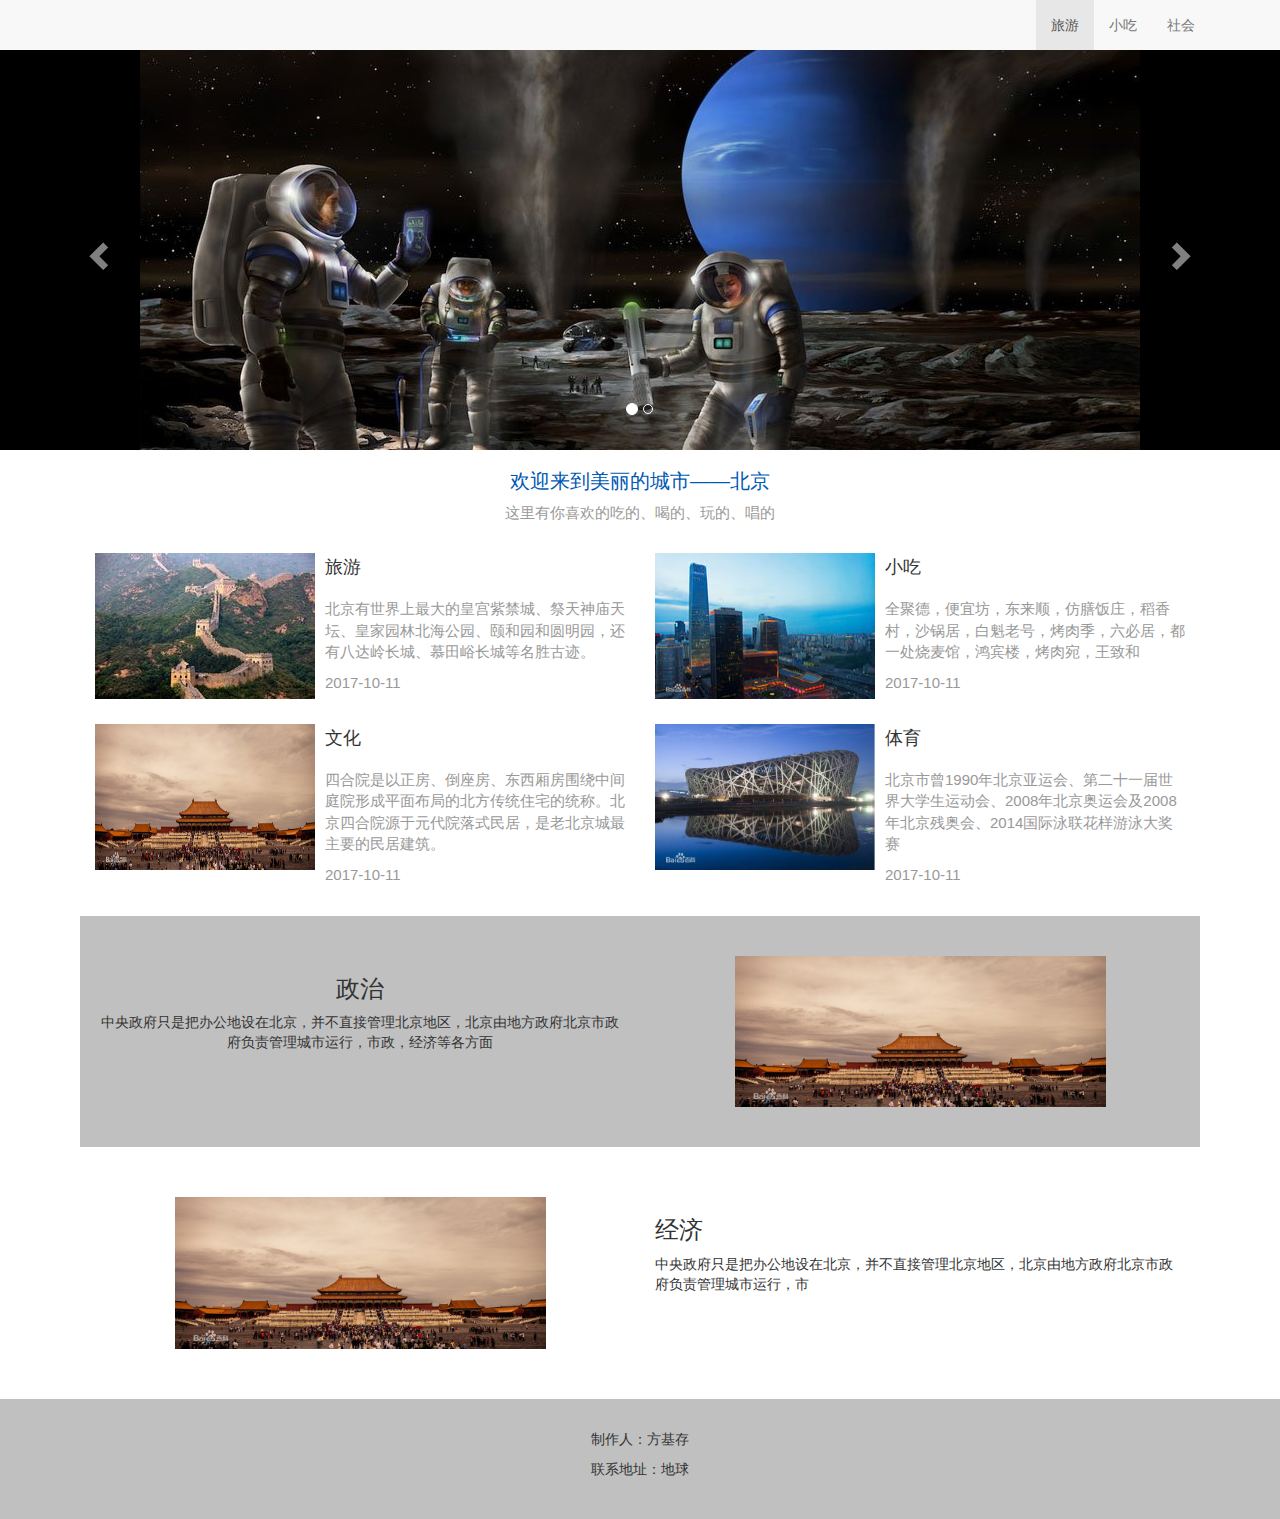
<file: index.html>
﻿<!DOCTYPE html>
<html>
	<head>
		<meta charset="UTF-8">
		<title>旅游引领生活</title>
		<script src="js/jquery-3.2.1.js"></script>
		<script src="js/bootstrap.js"></script>
		<link rel="stylesheet" href="css/bootstrap.css"/>
		<link rel="stylesheet" href="css/shouye.css"/>
                <link rel="shortcut icon" href="image/w.ico" type="image/x-icon"/>
<style></style>	
	</head>
	<body>
		<div class="navbar-default">
			<div class="container">
				<div class="navbar-header">
					<a href="#" class="navbar-brand padding_logo">
						
					</a>
					<button class="navbar-toggle" data-toggle="collapse" data-target="#collapse">
						<span class="icon-bar"></span>
						<span class="icon-bar"></span>
						<span class="icon-bar"></span>
					</button>
				</div>
				<div class="collapse navbar-collapse" id="collapse">
						<ul class="nav navbar-nav navbar-right">
							<li class="active"><a href="#lvyou">旅游</a></li>
							<li><a href="#xiaochi.html">小吃</a></li>
							<li><a href="#shehui.html">社会</a></li>
						</ul>
				</div>
				
			</div>
		</div>
		
		
		<div class="carousel slide" id="myCarousel">
			<ul class="carousel-indicators">
				<li class="active" data-slide-to="0" data-target="#myCarousel"></li>
				<li data-slide-to="1" data-target="#myCarousel"></li>
			</ul>
			<div class="carousel-inner carousel-img">
				<div class="item active">
					<img src="image/d.jpg"/>
				</div>
				<div class="item">
					<img src="image/c.jpg"/>
				</div>
			</div>
			<a href="#myCarousel" data-slide = "prev" class="carousel-control left">
				<span class="glyphicon glyphicon-chevron-left"></span>
			</a>
			<a href="#myCarousel" data-slide = "next" class="carousel-control right">
				<span class="glyphicon glyphicon-chevron-right"></span>
			</a>
		</div>
		<!--<script type="text/javascript">
			$(function(){
				$("#myCarousel").carousel({
					interval:2000
				})
			})
		</script>-->
		
		<div class="container tab-1 text-center">
			<h2>欢迎来到美丽的城市——北京</h2>
			<p>这里有你喜欢的吃的、喝的、玩的、唱的</p>
			
			<div class="row">
				<div class="col-md-6 col-sm-6">
					<div class="media">
					  <div class="media-left">
					    <a href="#lvyou">
					      <img class="media-object" src="image/changcheng.jpg">
					    </a>
					  </div>
					  <div class="media-body">
					    <h4 class="media-heading" id="lyou">旅游</h4>
					    <p>北京有世界上最大的皇宫紫禁城、祭天神庙天坛、皇家园林北海公园、颐和园和圆明园，还有八达岭长城、慕田峪长城等名胜古迹。</p>
					  	<p>2017-10-11</p>
					  </div>
					</div>
				</div>
				<div class="col-md-6 col-sm-6">
					<div class="media">
					  <div class="media-left">
					    <a href="#">
					      <img class="media-object" src="image/beijing.jpg">
					    </a>
					  </div>
					  <div class="media-body">
					    <h4 class="media-heading" id="xiaochi">小吃</h4>
					    <p>全聚德，便宜坊，东来顺，仿膳饭庄，稻香村，沙锅居，白魁老号，烤肉季，六必居，都一处烧麦馆，鸿宾楼，烤肉宛，王致和</p>
					  	<p>2017-10-11</p>
					  </div>
					</div>
				</div>
				<div class="col-md-6 col-sm-6">
					<div class="media">
					  <div class="media-left">
					    <a href="#">
					      <img class="media-object" src="image/tiananmen.jpg">
					    </a>
					  </div>
					  <div class="media-body">
					    <h4 class="media-heading" id="shehui">文化</h4>
					    <p>四合院是以正房、倒座房、东西厢房围绕中间庭院形成平面布局的北方传统住宅的统称。北京四合院源于元代院落式民居，是老北京城最主要的民居建筑。</p>
					  	<p>2017-10-11</p>
					  </div>
					</div>
				</div>
				<div class="col-md-6 col-sm-6">
					<div class="media">
					  <div class="media-left">
					    <a href="#">
					      <img class="media-object" src="image/niaochao.jpg">
					    </a>
					  </div>
					  <div class="media-body">
					    <h4 class="media-heading">体育</h4>
					    <p>北京市曾1990年北京亚运会、第二十一届世界大学生运动会、2008年北京奥运会及2008年北京残奥会、2014国际泳联花样游泳大奖赛</p>
					  	<p>2017-10-11</p>
					  </div>
					</div>
				</div>
			</div>
		</div>
		
		<div class="container pic_shuoming">
			<div class="row text-center bg-color">
				<div class="col-lg-6 col-sm-6 col-md-6 col-lg-push-6">
					<img src="image/tiananmen.jpg" class="img-responsive center-block"/>
				</div>
				<div class="col-lg-6 col-sm-6 col-md-6  col-lg-pull-6">
					<h3>政治</h3>
					<p>中央政府只是把办公地设在北京，并不直接管理北京地区，北京由地方政府北京市政府负责管理城市运行，市政，经济等各方面</p>
				</div>
				
			</div>
			<div class="row">
				<div class="col-lg-6 col-sm-6 col-md-6">
					<img src="image/tiananmen.jpg"  class="img-responsive center-block"/>
				</div>
				<div class="col-lg-6 col-sm-6 col-md-6">
					<h3>经济</h3>
					<p>中央政府只是把办公地设在北京，并不直接管理北京地区，北京由地方政府北京市政府负责管理城市运行，市</p>
				</div>
			</div>
		</div>
		
		<div class="footer text-center">
			<p>制作人：方基存</p>
			<p>联系地址：地球</p>
		</div>
		
	</body>
</html>
</file>
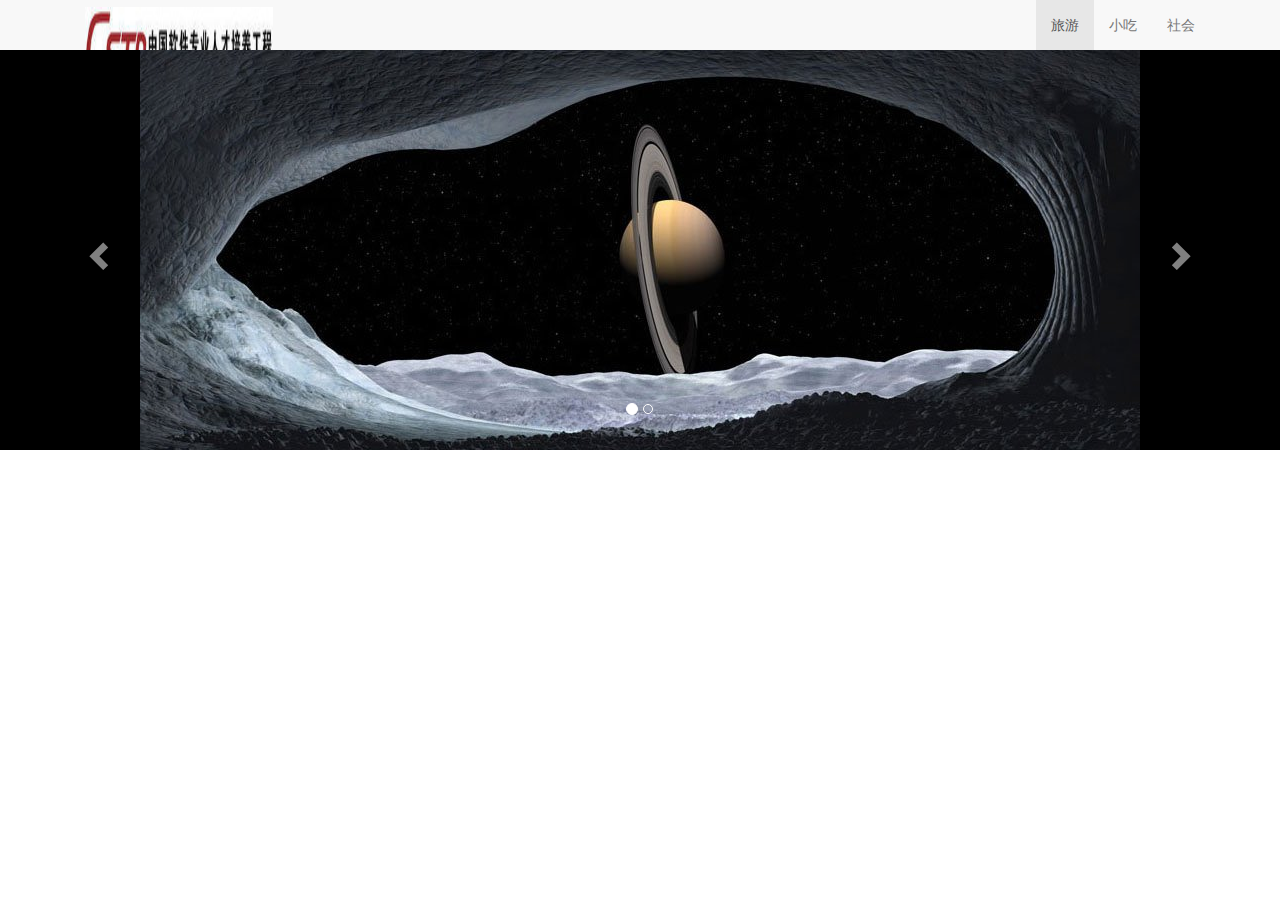
<file: anliindex.html>
<!DOCTYPE html>
<html>
	<head>
		<meta charset="UTF-8">
		<title></title>
		<script src="js/jquery-3.2.1.js" type="text/javascript" charset="utf-8"></script>
		<script src="js/bootstrap.min.js" type="text/javascript" charset="utf-8"></script>
		<link rel="stylesheet" type="text/css" href="css/bootstrap.min.css"/>
		<link rel="stylesheet" type="text/css" href="css/shouye.css"/>
	</head>
	<body>
		<div class="navbar-default">
			<div class="container">
				<div class="navbar-header">
					<a href="#" class="navbar-brand padding_logo">
						<img src="image/logo.jpg"/>
					</a>
					<button class="navbar-toggle" data-toggle="collapse" data-target="#collapse">
						<span class="icon-bar"></span>
						<span class="icon-bar"></span>
						<span class="icon-bar"></span>
					</button>
				</div>
				<div class="collapse navbar-collapse" id="collapse">
					<ul class="nav navbar-nav navbar-right">
						<li class="active"><a href="anliindex.html">旅游</a></li>
						<li><a href="xiaochi.html">小吃</a></li>
						<li><a href="shehui.html">社会</a></li>
					</ul>
				</div>
			</div>
		</div>
		
		<div class="carousel slide" id="myCarousel">
			<ul class="carousel-indicators">
				<li class="active" data-slide-to="0" data-target="#myCarousel"></li>
				<li data-slide-to="1" data-target="#myCarousel"></li>
			</ul>
			<div class="carousel-inner carousel-img">
				<div class="item active">
					<img src="image/c.jpg"/>
				</div>
				<div class="item">
					<img src="image/d.jpg"/>
				</div>
			</div>
			<a href="#myCarousel" data-slide="prev" class="carousel-control left">
				<span class="glyphicon glyphicon-chevron-left"></span>
			</a>
			<a href="#myCarousel" data-slide="next" class="carousel-control right">
				<span class="glyphicon glyphicon-chevron-right"></span>
			</a>
		</div>
	</body>
</html>
</file>
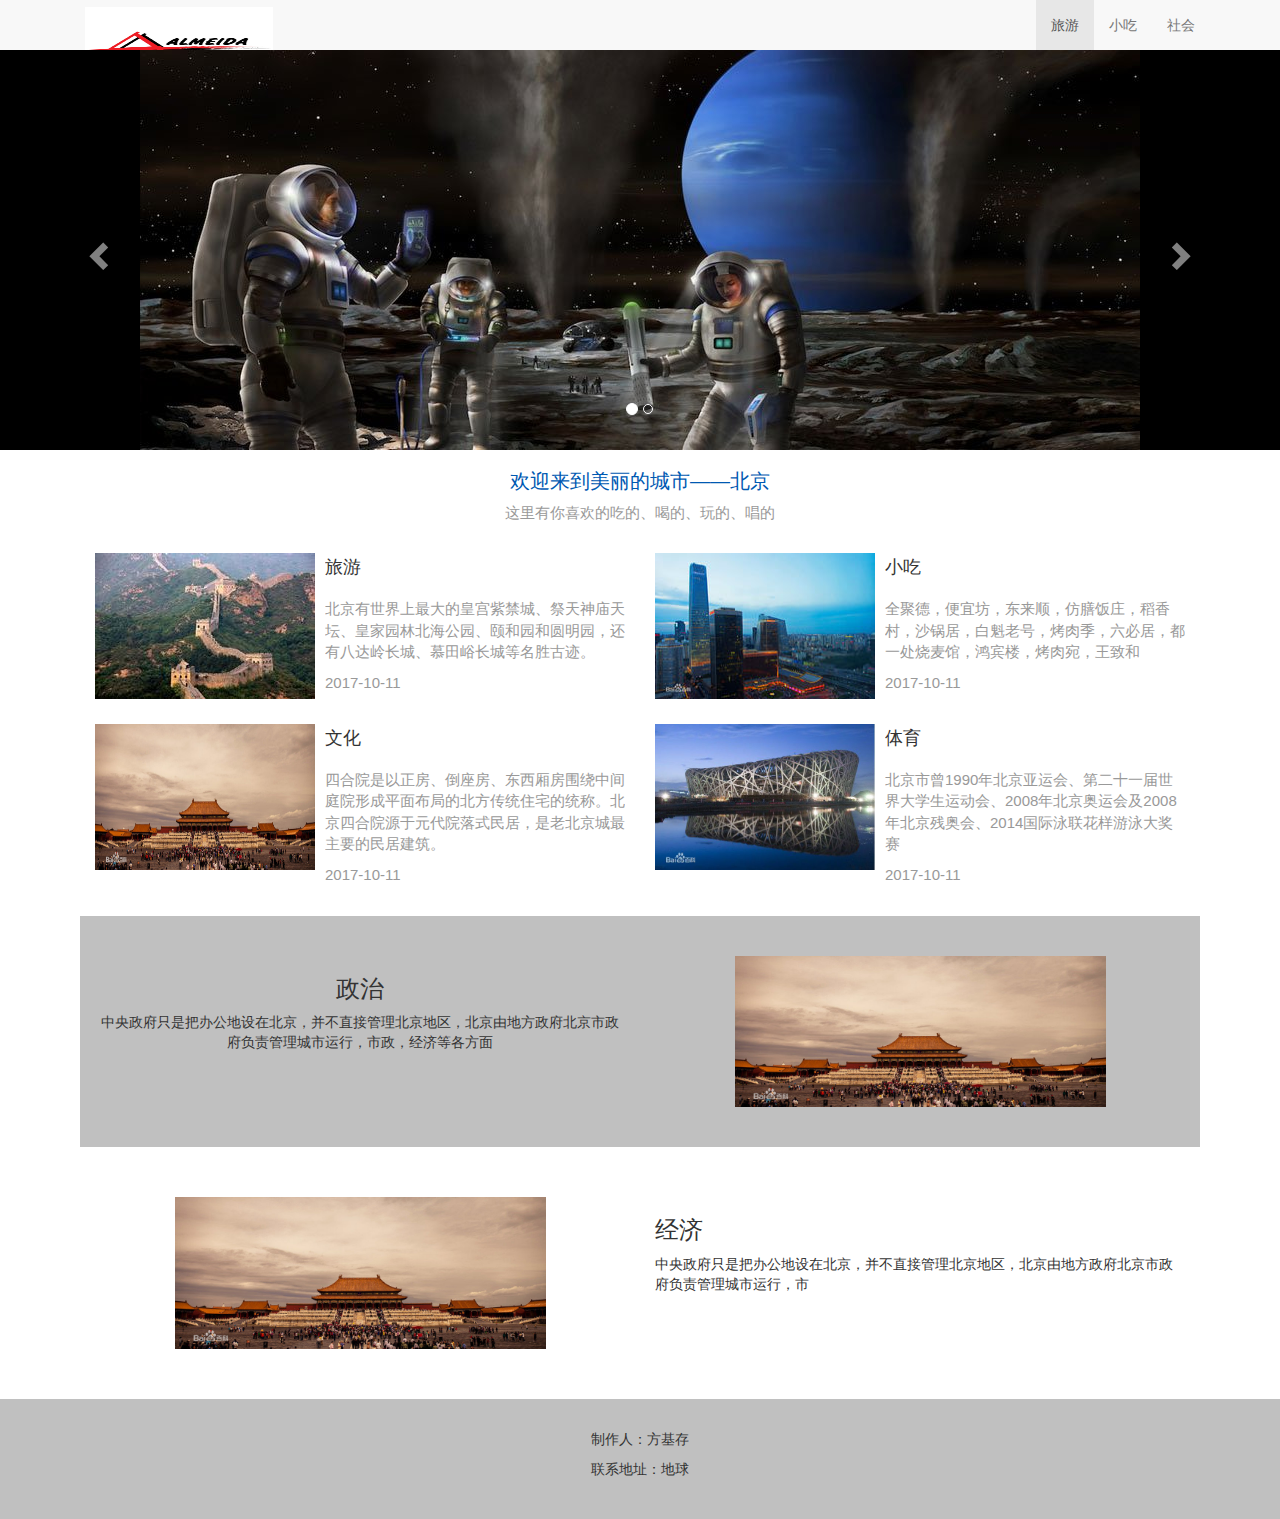
<file: 首页.html>
﻿<!DOCTYPE html>
<html>
	<head>
		<meta charset="UTF-8">
		<title></title>
		<script src="js/jquery-3.2.1.js"></script>
		<script src="js/bootstrap.js"></script>
		<link rel="stylesheet" href="css/bootstrap.css"/>
		<link rel="stylesheet" href="css/shouye.css"/>
<style></style>	
	</head>
	<body>
		<div class="navbar-default">
			<div class="container">
				<div class="navbar-header">
					<a href="#" class="navbar-brand padding_logo">
						<img src="image/1.jpg"/>
					</a>
					<button class="navbar-toggle" data-toggle="collapse" data-target="#collapse">
						<span class="icon-bar"></span>
						<span class="icon-bar"></span>
						<span class="icon-bar"></span>
					</button>
				</div>
				<div class="collapse navbar-collapse" id="collapse">
						<ul class="nav navbar-nav navbar-right">
							<li class="active"><a href="#lvyou">旅游</a></li>
							<li><a href="#xiaochi.html">小吃</a></li>
							<li><a href="#shehui.html">社会</a></li>
						</ul>
				</div>
				
			</div>
		</div>
		
		
		<div class="carousel slide" id="myCarousel">
			<ul class="carousel-indicators">
				<li class="active" data-slide-to="0" data-target="#myCarousel"></li>
				<li data-slide-to="1" data-target="#myCarousel"></li>
			</ul>
			<div class="carousel-inner carousel-img">
				<div class="item active">
					<img src="image/d.jpg"/>
				</div>
				<div class="item">
					<img src="image/c.jpg"/>
				</div>
			</div>
			<a href="#myCarousel" data-slide = "prev" class="carousel-control left">
				<span class="glyphicon glyphicon-chevron-left"></span>
			</a>
			<a href="#myCarousel" data-slide = "next" class="carousel-control right">
				<span class="glyphicon glyphicon-chevron-right"></span>
			</a>
		</div>
		<!--<script type="text/javascript">
			$(function(){
				$("#myCarousel").carousel({
					interval:2000
				})
			})
		</script>-->
		
		<div class="container tab-1 text-center">
			<h2>欢迎来到美丽的城市——北京</h2>
			<p>这里有你喜欢的吃的、喝的、玩的、唱的</p>
			
			<div class="row">
				<div class="col-md-6 col-sm-6">
					<div class="media">
					  <div class="media-left">
					    <a href="#lvyou">
					      <img class="media-object" src="image/changcheng.jpg">
					    </a>
					  </div>
					  <div class="media-body">
					    <h4 class="media-heading" id="lyou">旅游</h4>
					    <p>北京有世界上最大的皇宫紫禁城、祭天神庙天坛、皇家园林北海公园、颐和园和圆明园，还有八达岭长城、慕田峪长城等名胜古迹。</p>
					  	<p>2017-10-11</p>
					  </div>
					</div>
				</div>
				<div class="col-md-6 col-sm-6">
					<div class="media">
					  <div class="media-left">
					    <a href="#">
					      <img class="media-object" src="image/beijing.jpg">
					    </a>
					  </div>
					  <div class="media-body">
					    <h4 class="media-heading" id="xiaochi">小吃</h4>
					    <p>全聚德，便宜坊，东来顺，仿膳饭庄，稻香村，沙锅居，白魁老号，烤肉季，六必居，都一处烧麦馆，鸿宾楼，烤肉宛，王致和</p>
					  	<p>2017-10-11</p>
					  </div>
					</div>
				</div>
				<div class="col-md-6 col-sm-6">
					<div class="media">
					  <div class="media-left">
					    <a href="#">
					      <img class="media-object" src="image/tiananmen.jpg">
					    </a>
					  </div>
					  <div class="media-body">
					    <h4 class="media-heading" id="shehui">文化</h4>
					    <p>四合院是以正房、倒座房、东西厢房围绕中间庭院形成平面布局的北方传统住宅的统称。北京四合院源于元代院落式民居，是老北京城最主要的民居建筑。</p>
					  	<p>2017-10-11</p>
					  </div>
					</div>
				</div>
				<div class="col-md-6 col-sm-6">
					<div class="media">
					  <div class="media-left">
					    <a href="#">
					      <img class="media-object" src="image/niaochao.jpg">
					    </a>
					  </div>
					  <div class="media-body">
					    <h4 class="media-heading">体育</h4>
					    <p>北京市曾1990年北京亚运会、第二十一届世界大学生运动会、2008年北京奥运会及2008年北京残奥会、2014国际泳联花样游泳大奖赛</p>
					  	<p>2017-10-11</p>
					  </div>
					</div>
				</div>
			</div>
		</div>
		
		<div class="container pic_shuoming">
			<div class="row text-center bg-color">
				<div class="col-lg-6 col-sm-6 col-md-6 col-lg-push-6">
					<img src="image/tiananmen.jpg" class="img-responsive center-block"/>
				</div>
				<div class="col-lg-6 col-sm-6 col-md-6  col-lg-pull-6">
					<h3>政治</h3>
					<p>中央政府只是把办公地设在北京，并不直接管理北京地区，北京由地方政府北京市政府负责管理城市运行，市政，经济等各方面</p>
				</div>
				
			</div>
			<div class="row">
				<div class="col-lg-6 col-sm-6 col-md-6">
					<img src="image/tiananmen.jpg"  class="img-responsive center-block"/>
				</div>
				<div class="col-lg-6 col-sm-6 col-md-6">
					<h3>经济</h3>
					<p>中央政府只是把办公地设在北京，并不直接管理北京地区，北京由地方政府北京市政府负责管理城市运行，市</p>
				</div>
			</div>
		</div>
		
		<div class="footer text-center">
			<p>制作人：方基存</p>
			<p>联系地址：地球</p>
		</div>
		
	</body>
</html>
</file>
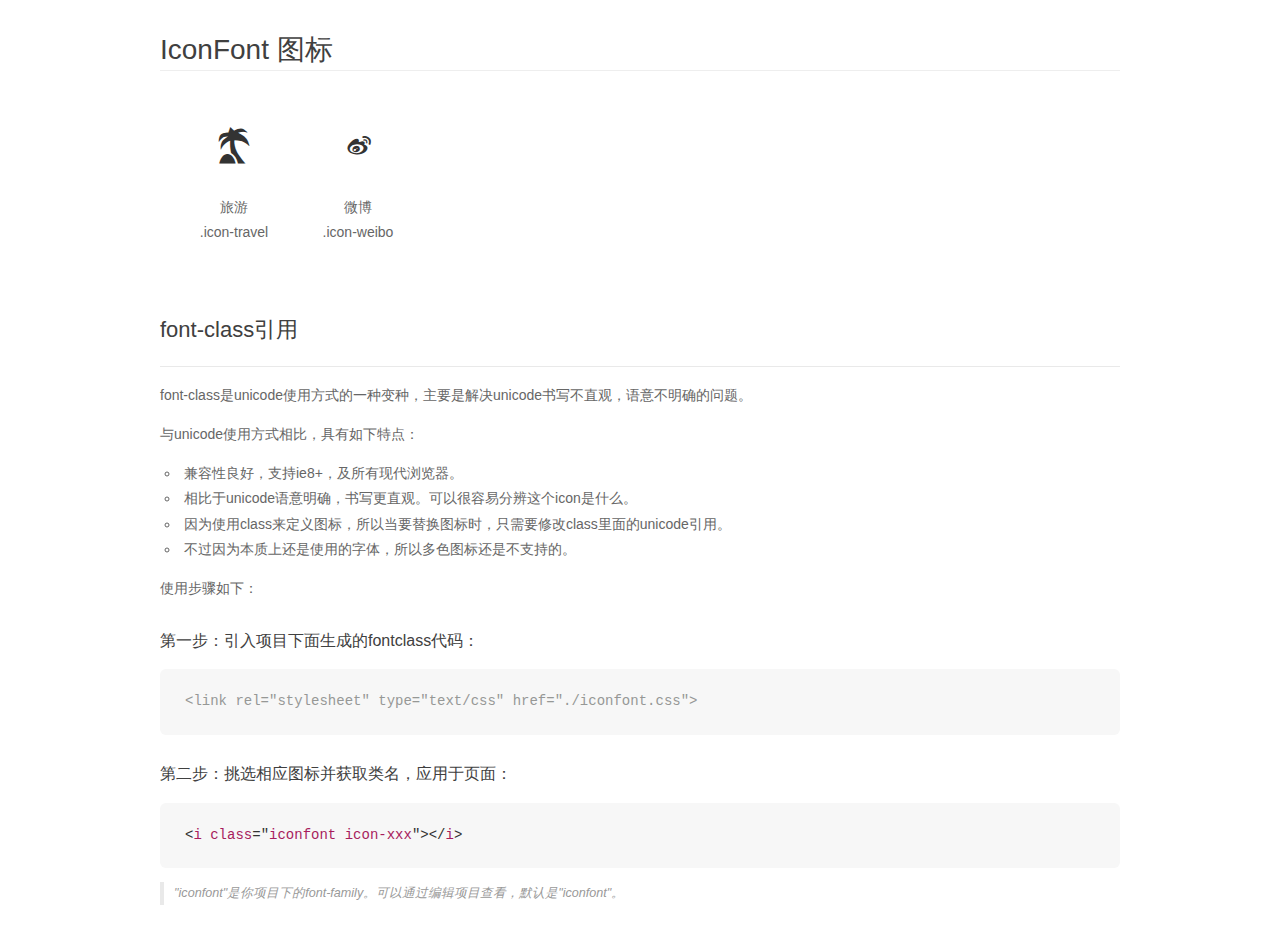
<file: image/download/font_395229_whkiildnjtpousor/demo_fontclass.html>
<!DOCTYPE html>
<html>
<head>
    <meta charset="utf-8"/>
    <title>IconFont</title>
    <link rel="stylesheet" href="demo.css">
    <link rel="stylesheet" href="iconfont.css">
</head>
<body>
    <div class="main markdown">
        <h1>IconFont 图标</h1>
        <ul class="icon_lists clear">
            
                <li>
                <i class="icon iconfont icon-travel"></i>
                    <div class="name">旅游</div>
                    <div class="fontclass">.icon-travel</div>
                </li>
            
                <li>
                <i class="icon iconfont icon-weibo"></i>
                    <div class="name">微博</div>
                    <div class="fontclass">.icon-weibo</div>
                </li>
            
        </ul>

        <h2 id="font-class-">font-class引用</h2>
        <hr>

        <p>font-class是unicode使用方式的一种变种，主要是解决unicode书写不直观，语意不明确的问题。</p>
        <p>与unicode使用方式相比，具有如下特点：</p>
        <ul>
        <li>兼容性良好，支持ie8+，及所有现代浏览器。</li>
        <li>相比于unicode语意明确，书写更直观。可以很容易分辨这个icon是什么。</li>
        <li>因为使用class来定义图标，所以当要替换图标时，只需要修改class里面的unicode引用。</li>
        <li>不过因为本质上还是使用的字体，所以多色图标还是不支持的。</li>
        </ul>
        <p>使用步骤如下：</p>
        <h3 id="-fontclass-">第一步：引入项目下面生成的fontclass代码：</h3>


        <pre><code class="lang-js hljs javascript"><span class="hljs-comment">&lt;link rel="stylesheet" type="text/css" href="./iconfont.css"&gt;</span></code></pre>
        <h3 id="-">第二步：挑选相应图标并获取类名，应用于页面：</h3>
        <pre><code class="lang-css hljs">&lt;<span class="hljs-selector-tag">i</span> <span class="hljs-selector-tag">class</span>="<span class="hljs-selector-tag">iconfont</span> <span class="hljs-selector-tag">icon-xxx</span>"&gt;&lt;/<span class="hljs-selector-tag">i</span>&gt;</code></pre>
        <blockquote>
        <p>"iconfont"是你项目下的font-family。可以通过编辑项目查看，默认是"iconfont"。</p>
        </blockquote>
    </div>
</body>
</html>
</file>
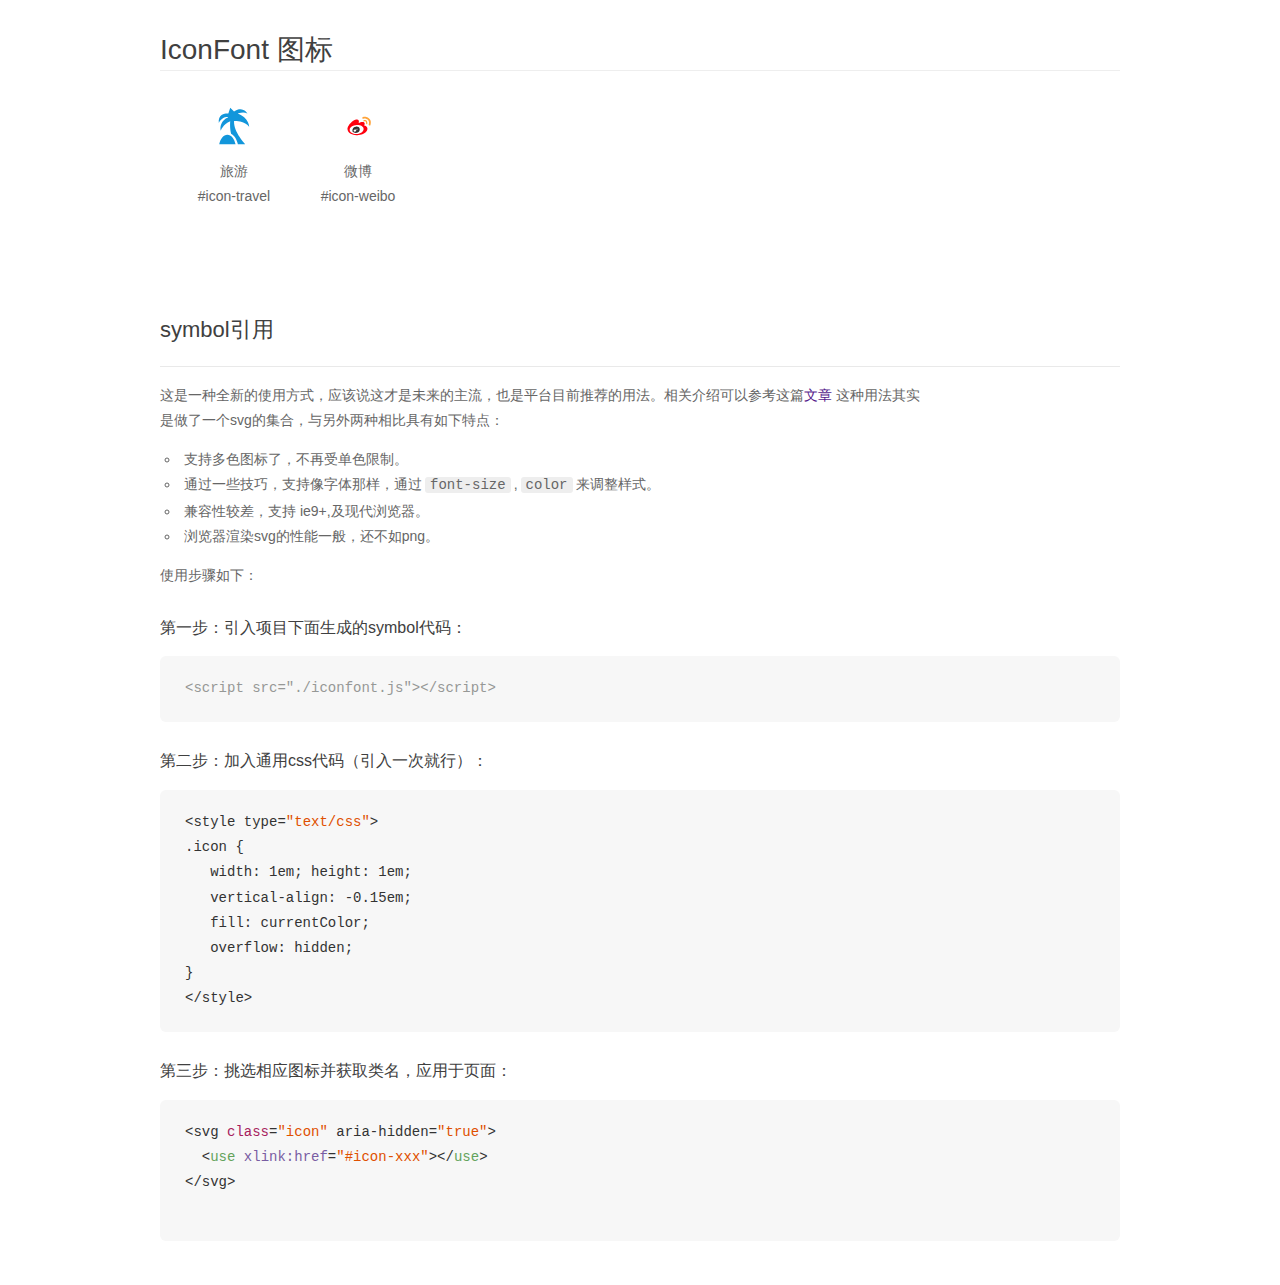
<file: image/download/font_395229_whkiildnjtpousor/demo_symbol.html>
<!DOCTYPE html>
<html>
<head>
    <meta charset="utf-8"/>
    <title>IconFont</title>
    <link rel="stylesheet" href="demo.css">
    <script src="iconfont.js"></script>

    <style type="text/css">
        .icon {
          /* 通过设置 font-size 来改变图标大小 */
          width: 1em; height: 1em;
          /* 图标和文字相邻时，垂直对齐 */
          vertical-align: -0.15em;
          /* 通过设置 color 来改变 SVG 的颜色/fill */
          fill: currentColor;
          /* path 和 stroke 溢出 viewBox 部分在 IE 下会显示
             normalize.css 中也包含这行 */
          overflow: hidden;
        }

    </style>
</head>
<body>
    <div class="main markdown">
        <h1>IconFont 图标</h1>
        <ul class="icon_lists clear">
            
                <li>
                    <svg class="icon" aria-hidden="true">
                        <use xlink:href="#icon-travel"></use>
                    </svg>
                    <div class="name">旅游</div>
                    <div class="fontclass">#icon-travel</div>
                </li>
            
                <li>
                    <svg class="icon" aria-hidden="true">
                        <use xlink:href="#icon-weibo"></use>
                    </svg>
                    <div class="name">微博</div>
                    <div class="fontclass">#icon-weibo</div>
                </li>
            
        </ul>


        <h2 id="symbol-">symbol引用</h2>
        <hr>

        <p>这是一种全新的使用方式，应该说这才是未来的主流，也是平台目前推荐的用法。相关介绍可以参考这篇<a href="">文章</a>
        这种用法其实是做了一个svg的集合，与另外两种相比具有如下特点：</p>
        <ul>
          <li>支持多色图标了，不再受单色限制。</li>
          <li>通过一些技巧，支持像字体那样，通过<code>font-size</code>,<code>color</code>来调整样式。</li>
          <li>兼容性较差，支持 ie9+,及现代浏览器。</li>
          <li>浏览器渲染svg的性能一般，还不如png。</li>
        </ul>
        <p>使用步骤如下：</p>
        <h3 id="-symbol-">第一步：引入项目下面生成的symbol代码：</h3>
        <pre><code class="lang-js hljs javascript"><span class="hljs-comment">&lt;script src="./iconfont.js"&gt;&lt;/script&gt;</span></code></pre>
        <h3 id="-css-">第二步：加入通用css代码（引入一次就行）：</h3>
        <pre><code class="lang-js hljs javascript">&lt;style type=<span class="hljs-string">"text/css"</span>&gt;
.icon {
   width: <span class="hljs-number">1</span>em; height: <span class="hljs-number">1</span>em;
   vertical-align: <span class="hljs-number">-0.15</span>em;
   fill: currentColor;
   overflow: hidden;
}
&lt;<span class="hljs-regexp">/style&gt;</span></code></pre>
        <h3 id="-">第三步：挑选相应图标并获取类名，应用于页面：</h3>
        <pre><code class="lang-js hljs javascript">&lt;svg <span class="hljs-class"><span class="hljs-keyword">class</span></span>=<span class="hljs-string">"icon"</span> aria-hidden=<span class="hljs-string">"true"</span>&gt;<span class="xml"><span class="hljs-tag">
  &lt;<span class="hljs-name">use</span> <span class="hljs-attr">xlink:href</span>=<span class="hljs-string">"#icon-xxx"</span>&gt;</span><span class="hljs-tag">&lt;/<span class="hljs-name">use</span>&gt;</span>
</span>&lt;<span class="hljs-regexp">/svg&gt;
        </span></code></pre>
    </div>
</body>
</html>
</file>
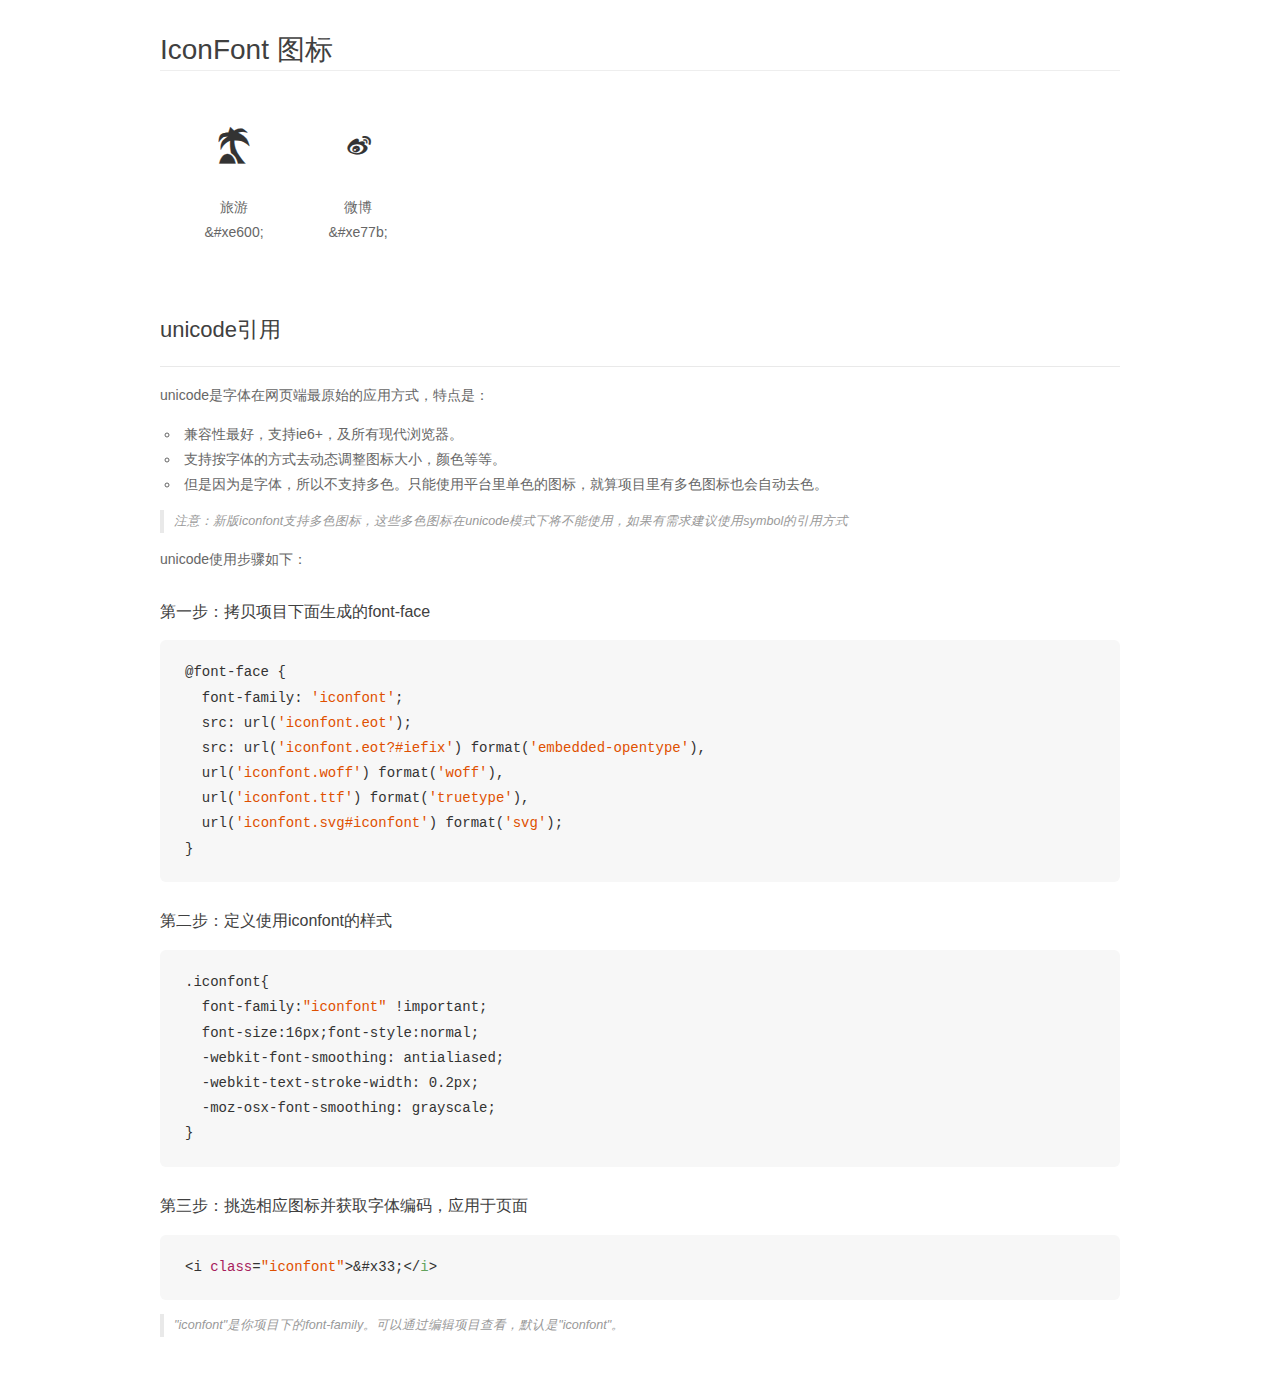
<file: image/download/font_395229_whkiildnjtpousor/demo_unicode.html>
<!DOCTYPE html>
<html>
<head>
    <meta charset="utf-8"/>
    <title>IconFont</title>
    <link rel="stylesheet" href="demo.css">

    <style type="text/css">

        @font-face {font-family: "iconfont";
          src: url('iconfont.eot'); /* IE9*/
          src: url('iconfont.eot#iefix') format('embedded-opentype'), /* IE6-IE8 */
          url('iconfont.woff') format('woff'), /* chrome, firefox */
          url('iconfont.ttf') format('truetype'), /* chrome, firefox, opera, Safari, Android, iOS 4.2+*/
          url('iconfont.svg#iconfont') format('svg'); /* iOS 4.1- */
        }

        .iconfont {
          font-family:"iconfont" !important;
          font-size:16px;
          font-style:normal;
          -webkit-font-smoothing: antialiased;
          -webkit-text-stroke-width: 0.2px;
          -moz-osx-font-smoothing: grayscale;
        }

    </style>
</head>
<body>
    <div class="main markdown">
        <h1>IconFont 图标</h1>
        <ul class="icon_lists clear">
            
                <li>
                <i class="icon iconfont">&#xe600;</i>
                    <div class="name">旅游</div>
                    <div class="code">&amp;#xe600;</div>
                </li>
            
                <li>
                <i class="icon iconfont">&#xe77b;</i>
                    <div class="name">微博</div>
                    <div class="code">&amp;#xe77b;</div>
                </li>
            
        </ul>
        <h2 id="unicode-">unicode引用</h2>
        <hr>

        <p>unicode是字体在网页端最原始的应用方式，特点是：</p>
        <ul>
        <li>兼容性最好，支持ie6+，及所有现代浏览器。</li>
        <li>支持按字体的方式去动态调整图标大小，颜色等等。</li>
        <li>但是因为是字体，所以不支持多色。只能使用平台里单色的图标，就算项目里有多色图标也会自动去色。</li>
        </ul>
        <blockquote>
        <p>注意：新版iconfont支持多色图标，这些多色图标在unicode模式下将不能使用，如果有需求建议使用symbol的引用方式</p>
        </blockquote>
        <p>unicode使用步骤如下：</p>
        <h3 id="-font-face">第一步：拷贝项目下面生成的font-face</h3>
        <pre><code class="lang-js hljs javascript">@font-face {
  font-family: <span class="hljs-string">'iconfont'</span>;
  src: url(<span class="hljs-string">'iconfont.eot'</span>);
  src: url(<span class="hljs-string">'iconfont.eot?#iefix'</span>) format(<span class="hljs-string">'embedded-opentype'</span>),
  url(<span class="hljs-string">'iconfont.woff'</span>) format(<span class="hljs-string">'woff'</span>),
  url(<span class="hljs-string">'iconfont.ttf'</span>) format(<span class="hljs-string">'truetype'</span>),
  url(<span class="hljs-string">'iconfont.svg#iconfont'</span>) format(<span class="hljs-string">'svg'</span>);
}
</code></pre>
        <h3 id="-iconfont-">第二步：定义使用iconfont的样式</h3>
        <pre><code class="lang-js hljs javascript">.iconfont{
  font-family:<span class="hljs-string">"iconfont"</span> !important;
  font-size:<span class="hljs-number">16</span>px;font-style:normal;
  -webkit-font-smoothing: antialiased;
  -webkit-text-stroke-width: <span class="hljs-number">0.2</span>px;
  -moz-osx-font-smoothing: grayscale;
}
</code></pre>
        <h3 id="-">第三步：挑选相应图标并获取字体编码，应用于页面</h3>
        <pre><code class="lang-js hljs javascript">&lt;i <span class="hljs-class"><span class="hljs-keyword">class</span></span>=<span class="hljs-string">"iconfont"</span>&gt;&amp;#x33;<span class="xml"><span class="hljs-tag">&lt;/<span class="hljs-name">i</span>&gt;</span></span></code></pre>

        <blockquote>
        <p>"iconfont"是你项目下的font-family。可以通过编辑项目查看，默认是"iconfont"。</p>
        </blockquote>
    </div>


</body>
</html>
</file>
<file: css/shouye.css>
.padding_logo{
	padding-top: 7px;
        
}
.padding_logo img{
        width:188px;
        height:80px;
}
.carousel-img img{
	margin: 0 auto;
}
.carousel-img .item {
	background:black;
}
.tab-1 h2{
	font-size:20px;
	color: #0059b2;
	text-spacing: 1px;
}
.tab-1 p{
	font-size:15px;
	color: #999;
	text-spacing: 1px;
}
.media{
	padding-top: 20px;
}
.media-heading{
	margin: 5px 0 20px 0px;
}
.media img{
	 width: 220px;
	 height: 146px;
}
.media .media-body{
	text-align: left;
}
.row{
	margin: 10px;
}
.pic_shuoming img{
	width: 70%;
}
.bg-color{
	background: #C0C0C0;
}
.pic_shuoming .row{
	padding: 40px 0;
}
.footer{
	padding: 30px;
	background: #C0C0C0;
}
</file>
<file: image/download/font_395229_whkiildnjtpousor/iconfont.css>
@font-face {font-family: "iconfont";
  src: url('iconfont.eot?t=1512522825130'); /* IE9*/
  src: url('iconfont.eot?t=1512522825130#iefix') format('embedded-opentype'), /* IE6-IE8 */
  url('[data-uri]') format('woff'),
  url('iconfont.ttf?t=1512522825130') format('truetype'), /* chrome, firefox, opera, Safari, Android, iOS 4.2+*/
  url('iconfont.svg?t=1512522825130#iconfont') format('svg'); /* iOS 4.1- */
}

.iconfont {
  font-family:"iconfont" !important;
  font-size:16px;
  font-style:normal;
  -webkit-font-smoothing: antialiased;
  -moz-osx-font-smoothing: grayscale;
}

.icon-travel:before { content: "\e600"; }

.icon-weibo:before { content: "\e77b"; }
</file>
<file: image/download/font_395229_whkiildnjtpousor/demo.css>
*{margin: 0;padding: 0;list-style: none;}
/*
KISSY CSS Reset
理念：1. reset 的目的不是清除浏览器的默认样式，这仅是部分工作。清除和重置是紧密不可分的。
2. reset 的目的不是让默认样式在所有浏览器下一致，而是减少默认样式有可能带来的问题。
3. reset 期望提供一套普适通用的基础样式。但没有银弹，推荐根据具体需求，裁剪和修改后再使用。
特色：1. 适应中文；2. 基于最新主流浏览器。
维护：玉伯<lifesinger@gmail.com>, 正淳<ragecarrier@gmail.com>
 */

/** 清除内外边距 **/
body, h1, h2, h3, h4, h5, h6, hr, p, blockquote, /* structural elements 结构元素 */
dl, dt, dd, ul, ol, li, /* list elements 列表元素 */
pre, /* text formatting elements 文本格式元素 */
form, fieldset, legend, button, input, textarea, /* form elements 表单元素 */
th, td /* table elements 表格元素 */ {
  margin: 0;
  padding: 0;
}

/** 设置默认字体 **/
body,
button, input, select, textarea /* for ie */ {
  font: 12px/1.5 tahoma, arial, \5b8b\4f53, sans-serif;
}
h1, h2, h3, h4, h5, h6 { font-size: 100%; }
address, cite, dfn, em, var { font-style: normal; } /* 将斜体扶正 */
code, kbd, pre, samp { font-family: courier new, courier, monospace; } /* 统一等宽字体 */
small { font-size: 12px; } /* 小于 12px 的中文很难阅读，让 small 正常化 */

/** 重置列表元素 **/
ul, ol { list-style: none; }

/** 重置文本格式元素 **/
a { text-decoration: none; }
a:hover { text-decoration: underline; }


/** 重置表单元素 **/
legend { color: #000; } /* for ie6 */
fieldset, img { border: 0; } /* img 搭车：让链接里的 img 无边框 */
button, input, select, textarea { font-size: 100%; } /* 使得表单元素在 ie 下能继承字体大小 */
/* 注：optgroup 无法扶正 */

/** 重置表格元素 **/
table { border-collapse: collapse; border-spacing: 0; }

/* 清除浮动 */
.ks-clear:after, .clear:after {
  content: '\20';
  display: block;
  height: 0;
  clear: both;
}
.ks-clear, .clear {
  *zoom: 1;
}

.main {
  padding: 30px 100px;
width: 960px;
margin: 0 auto;
}
.main h1{font-size:36px; color:#333; text-align:left;margin-bottom:30px; border-bottom: 1px solid #eee;}

.helps{margin-top:40px;}
.helps pre{
  padding:20px;
  margin:10px 0;
  border:solid 1px #e7e1cd;
  background-color: #fffdef;
  overflow: auto;
}

.icon_lists{
  width: 100% !important;

}

.icon_lists li{
  float:left;
  width: 100px;
  height:180px;
  text-align: center;
  list-style: none !important;
}
.icon_lists .icon{
  font-size: 42px;
  line-height: 100px;
  margin: 10px 0;
  color:#333;
  -webkit-transition: font-size 0.25s ease-out 0s;
  -moz-transition: font-size 0.25s ease-out 0s;
  transition: font-size 0.25s ease-out 0s;

}
.icon_lists .icon:hover{
  font-size: 100px;
}



.markdown {
  color: #666;
  font-size: 14px;
  line-height: 1.8;
}

.highlight {
  line-height: 1.5;
}

.markdown img {
  vertical-align: middle;
  max-width: 100%;
}

.markdown h1 {
  color: #404040;
  font-weight: 500;
  line-height: 40px;
  margin-bottom: 24px;
}

.markdown h2,
.markdown h3,
.markdown h4,
.markdown h5,
.markdown h6 {
  color: #404040;
  margin: 1.6em 0 0.6em 0;
  font-weight: 500;
  clear: both;
}

.markdown h1 {
  font-size: 28px;
}

.markdown h2 {
  font-size: 22px;
}

.markdown h3 {
  font-size: 16px;
}

.markdown h4 {
  font-size: 14px;
}

.markdown h5 {
  font-size: 12px;
}

.markdown h6 {
  font-size: 12px;
}

.markdown hr {
  height: 1px;
  border: 0;
  background: #e9e9e9;
  margin: 16px 0;
  clear: both;
}

.markdown p,
.markdown pre {
  margin: 1em 0;
}

.markdown > p,
.markdown > blockquote,
.markdown > .highlight,
.markdown > ol,
.markdown > ul {
  width: 80%;
}

.markdown ul > li {
  list-style: circle;
}

.markdown > ul li,
.markdown blockquote ul > li {
  margin-left: 20px;
  padding-left: 4px;
}

.markdown > ul li p,
.markdown > ol li p {
  margin: 0.6em 0;
}

.markdown ol > li {
  list-style: decimal;
}

.markdown > ol li,
.markdown blockquote ol > li {
  margin-left: 20px;
  padding-left: 4px;
}

.markdown code {
  margin: 0 3px;
  padding: 0 5px;
  background: #eee;
  border-radius: 3px;
}

.markdown pre {
  border-radius: 6px;
  background: #f7f7f7;
  padding: 20px;
}

.markdown pre code {
  border: none;
  background: #f7f7f7;
  margin: 0;
}

.markdown strong,
.markdown b {
  font-weight: 600;
}

.markdown > table {
  border-collapse: collapse;
  border-spacing: 0px;
  empty-cells: show;
  border: 1px solid #e9e9e9;
  width: 95%;
  margin-bottom: 24px;
}

.markdown > table th {
  white-space: nowrap;
  color: #333;
  font-weight: 600;

}

.markdown > table th,
.markdown > table td {
  border: 1px solid #e9e9e9;
  padding: 8px 16px;
  text-align: left;
}

.markdown > table th {
  background: #F7F7F7;
}

.markdown blockquote {
  font-size: 90%;
  color: #999;
  border-left: 4px solid #e9e9e9;
  padding-left: 0.8em;
  margin: 1em 0;
  font-style: italic;
}

.markdown blockquote p {
  margin: 0;
}

.markdown .anchor {
  opacity: 0;
  transition: opacity 0.3s ease;
  margin-left: 8px;
}

.markdown .waiting {
  color: #ccc;
}

.markdown h1:hover .anchor,
.markdown h2:hover .anchor,
.markdown h3:hover .anchor,
.markdown h4:hover .anchor,
.markdown h5:hover .anchor,
.markdown h6:hover .anchor {
  opacity: 1;
  display: inline-block;
}

.markdown > br,
.markdown > p > br {
  clear: both;
}


.hljs {
  display: block;
  background: white;
  padding: 0.5em;
  color: #333333;
  overflow-x: auto;
}

.hljs-comment,
.hljs-meta {
  color: #969896;
}

.hljs-string,
.hljs-variable,
.hljs-template-variable,
.hljs-strong,
.hljs-emphasis,
.hljs-quote {
  color: #df5000;
}

.hljs-keyword,
.hljs-selector-tag,
.hljs-type {
  color: #a71d5d;
}

.hljs-literal,
.hljs-symbol,
.hljs-bullet,
.hljs-attribute {
  color: #0086b3;
}

.hljs-section,
.hljs-name {
  color: #63a35c;
}

.hljs-tag {
  color: #333333;
}

.hljs-title,
.hljs-attr,
.hljs-selector-id,
.hljs-selector-class,
.hljs-selector-attr,
.hljs-selector-pseudo {
  color: #795da3;
}

.hljs-addition {
  color: #55a532;
  background-color: #eaffea;
}

.hljs-deletion {
  color: #bd2c00;
  background-color: #ffecec;
}

.hljs-link {
  text-decoration: underline;
}

pre{
  background: #fff;
}
</file>
